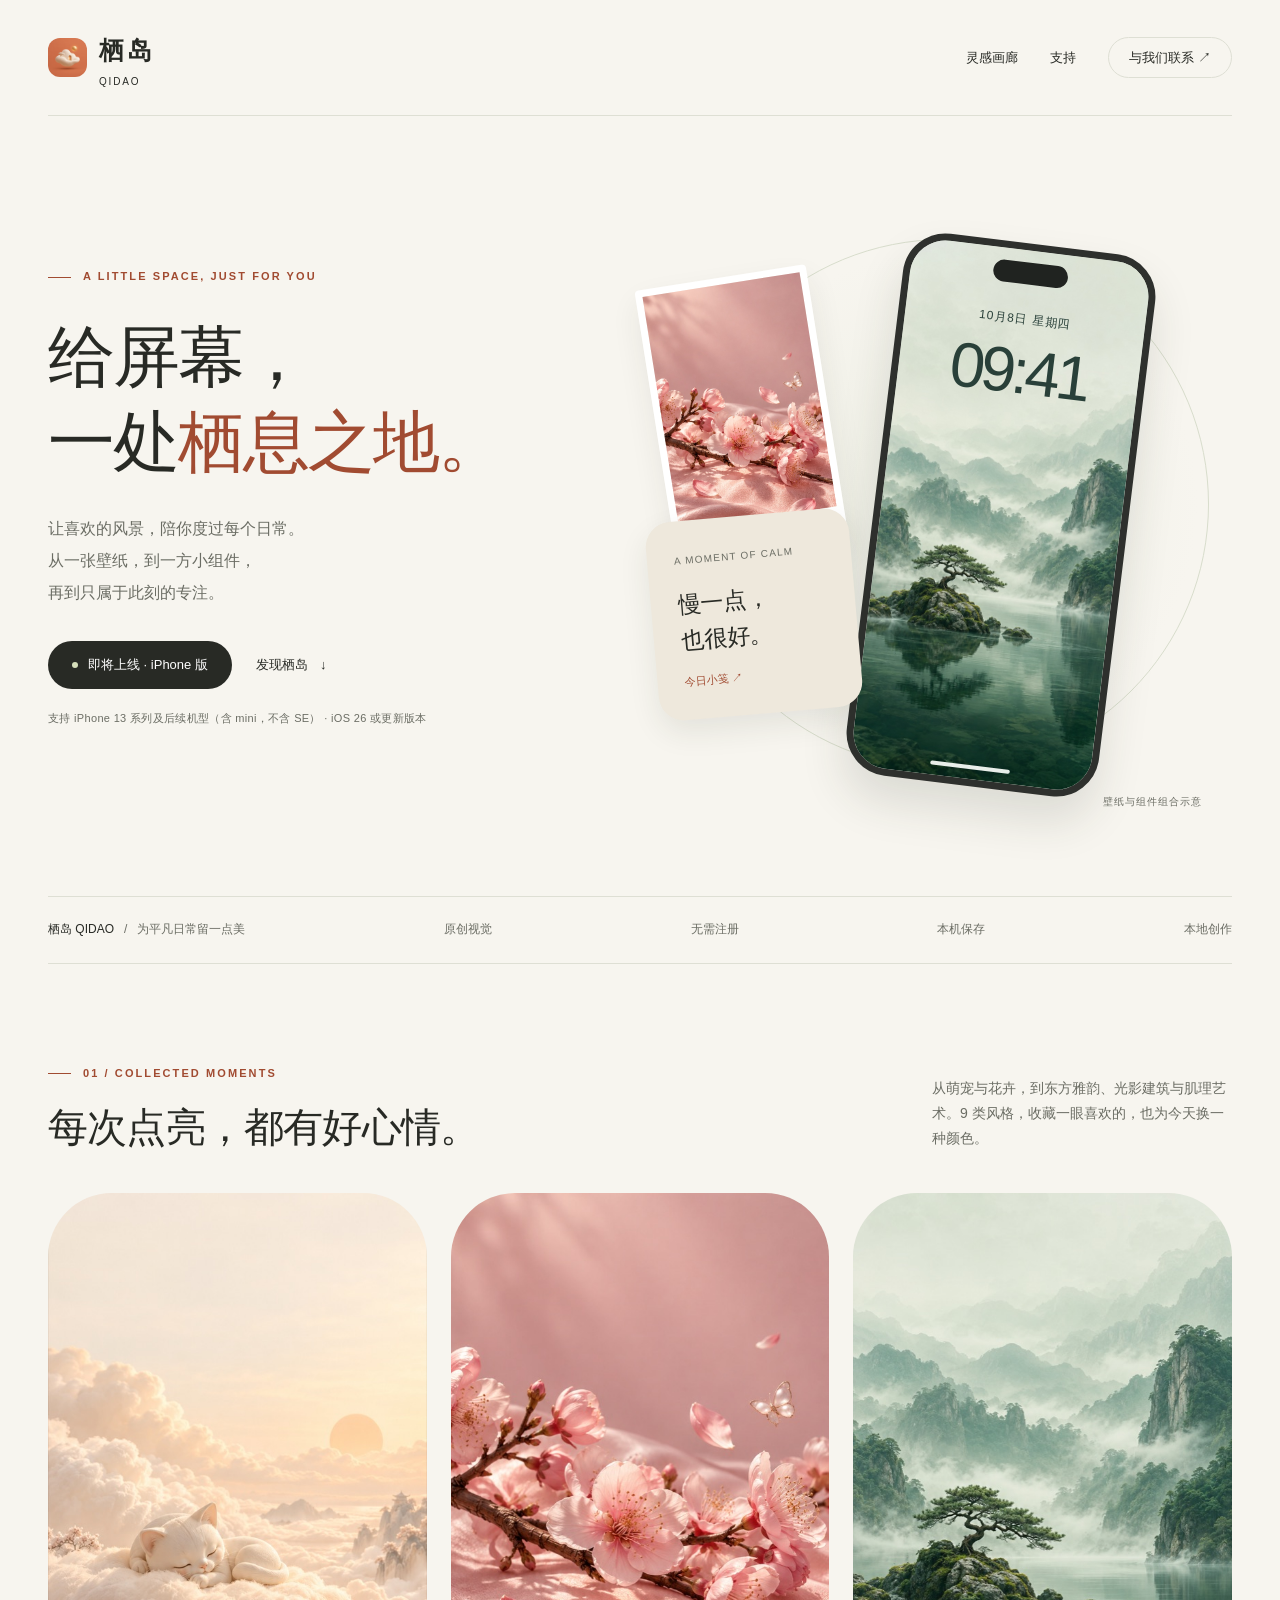
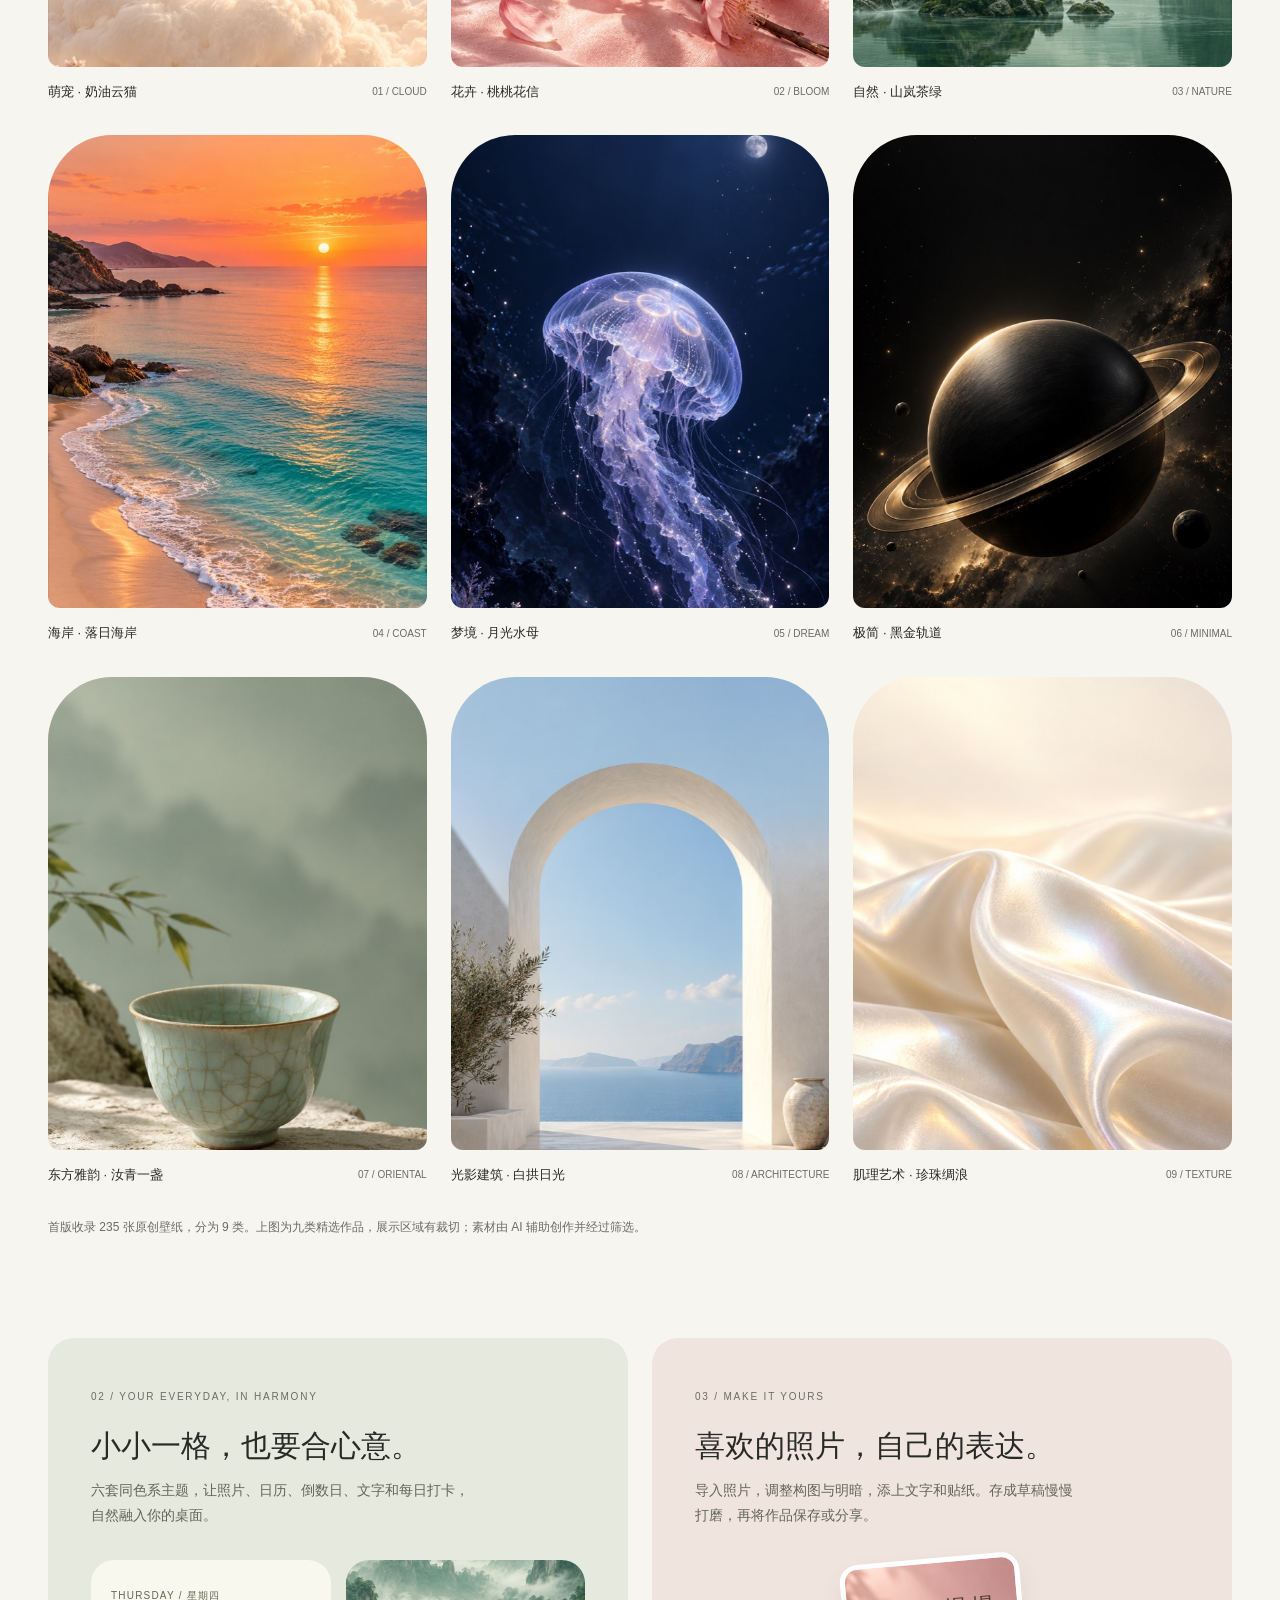
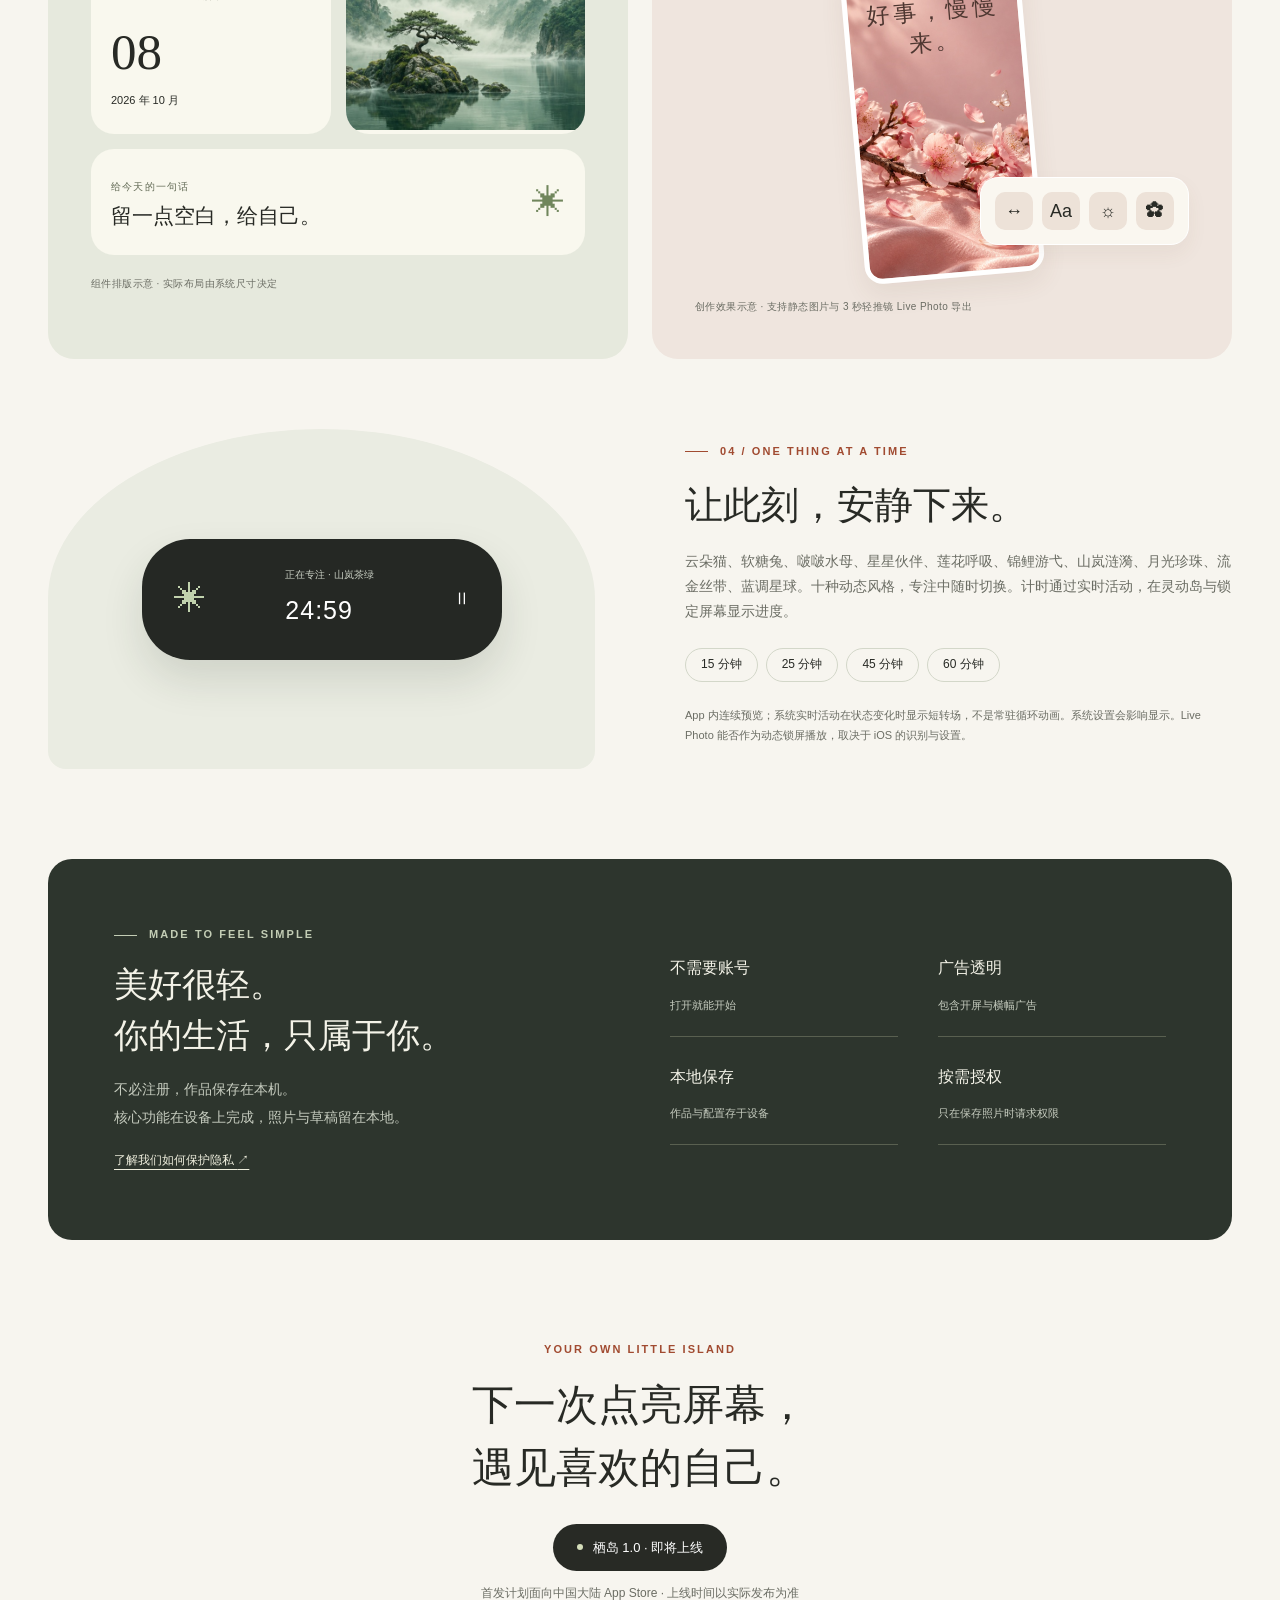
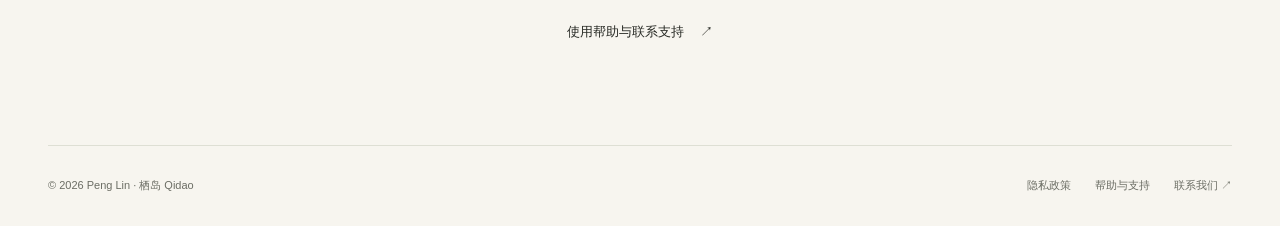
<file: index.html>
<!doctype html>
<html lang="zh-CN">
<head>
  <meta charset="utf-8"><meta name="viewport" content="width=device-width,initial-scale=1">
  <title>栖岛 - 壁纸小组件与专注岛</title>
  <meta name="description" content="给屏幕一处安静的风景。栖岛收录 235 张原创壁纸、9 类风格，搭配六套小组件主题、照片创作与专注计时。无需注册，作品本地保存。">
  <meta name="theme-color" content="#f7f5ef"><link rel="canonical" href="https://jacky-linpeng.github.io/qidao/">
  <meta property="og:title" content="栖岛 · 给屏幕，一处栖息之地"><meta property="og:description" content="原创壁纸 · 同色小组件 · 轻盈专注。即将上线。"><meta property="og:type" content="website"><meta property="og:url" content="https://jacky-linpeng.github.io/qidao/">
  <link rel="icon" type="image/png" href="assets/icon.png"><link rel="apple-touch-icon" href="assets/icon.png"><link rel="stylesheet" href="styles.css">
</head>
<body>
<a class="skip" href="#main">跳转到正文</a>
<div class="wrap">
  <header class="header"><a class="brand" href="index.html" aria-label="栖岛首页"><img class="brand-mark" src="assets/icon.png" alt="" width="192" height="192"><span><span class="brand-name">栖岛</span><span class="brand-en" lang="en">QIDAO</span></span></a><nav class="nav" aria-label="主导航"><a href="#collection">灵感画廊</a><a href="support.html">支持</a><a class="nav-contact" href="mailto:linpeng.dev@gmail.com">与我们联系 ↗</a></nav></header>
  <main id="main">
    <section class="hero" aria-labelledby="hero-title">
      <div class="hero-copy"><div class="eyebrow" lang="en">A little space, just for you</div><h1 id="hero-title">给屏幕，<br>一处<em>栖息之地。</em></h1><p>让喜欢的风景，陪你度过每个日常。<br>从一张壁纸，到一方小组件，<br>再到只属于此刻的专注。</p><div class="hero-actions"><span class="status">即将上线 · iPhone 版</span><a class="text-link" href="#collection">发现栖岛<span aria-hidden="true">↓</span></a></div><p class="device-note">支持 iPhone 13 系列及后续机型（含 mini，不含 SE） · iOS 26 或更新版本</p></div>
      <div class="hero-stage" role="img" aria-label="栖岛视觉示意：山岚壁纸、桃花照片与文字小组件。非实际系统截图。"><div class="stage-orbit" aria-hidden="true"></div><div class="phone"><img src="assets/tea.jpg" alt="" width="551" height="1200" fetchpriority="high"><div class="phone-island"></div><div class="phone-clock"><small>10月8日 星期四</small>09:41</div><div class="phone-bottom"></div></div><div class="floating-photo"><img src="assets/peach.jpg" alt="" width="555" height="1200"><span class="photo-caption">把日子，过成喜欢的模样</span></div><div class="quote-widget"><span lang="en">A MOMENT OF CALM</span><p>慢一点，<br>也很好。</p><small>今日小笺 ↗</small></div><span class="stage-caption">壁纸与组件组合示意</span></div>
    </section>
    <div class="intro-line"><span><strong>栖岛 QIDAO</strong> &nbsp; / &nbsp; 为平凡日常留一点美</span><span>原创视觉</span><span>无需注册</span><span>本机保存</span><span>本地创作</span></div>
    <section class="section" id="collection" aria-labelledby="collection-title"><div class="section-head"><div><div class="eyebrow" lang="en">01 / Collected moments</div><h2 id="collection-title">每次点亮，都有好心情。</h2></div><p>从萌宠与花卉，到东方雅韵、光影建筑与肌理艺术。9 类风格，收藏一眼喜欢的，也为今天换一种颜色。</p></div><div class="gallery gallery-expanded">
      <figure class="wallpaper"><img src="assets/cloud.jpg" alt="奶油色云朵中的猫咪原创壁纸" width="553" height="1200" loading="lazy"><figcaption>萌宠 · 奶油云猫<span lang="en">01 / CLOUD</span></figcaption></figure>
      <figure class="wallpaper"><img src="assets/peach.jpg" alt="粉色桃花与柔和光影原创壁纸" width="555" height="1200" loading="lazy"><figcaption>花卉 · 桃桃花信<span lang="en">02 / BLOOM</span></figcaption></figure>
      <figure class="wallpaper"><img src="assets/tea.jpg" alt="青绿色群山与平静湖水原创壁纸" width="551" height="1200" loading="lazy"><figcaption>自然 · 山岚茶绿<span lang="en">03 / NATURE</span></figcaption></figure>
      <figure class="wallpaper"><img src="assets/coast.jpg" alt="橙色落日下的海岸原创壁纸" width="554" height="1200" loading="lazy"><figcaption>海岸 · 落日海岸<span lang="en">04 / COAST</span></figcaption></figure>
      <figure class="wallpaper"><img src="assets/moon.jpg" alt="梦幻月光水母原创壁纸" width="555" height="1200" loading="lazy"><figcaption>梦境 · 月光水母<span lang="en">05 / DREAM</span></figcaption></figure>
      <figure class="wallpaper"><img src="assets/orbit.jpg" alt="黑色背景与金色轨道原创壁纸" width="555" height="1200" loading="lazy"><figcaption>极简 · 黑金轨道<span lang="en">06 / MINIMAL</span></figcaption></figure>
      <figure class="wallpaper"><img src="assets/oriental.jpg" alt="竹影与青瓷茶盏的东方雅韵原创壁纸" width="553" height="1200" loading="lazy"><figcaption>东方雅韵 · 汝青一盏<span lang="en">07 / ORIENTAL</span></figcaption></figure>
      <figure class="wallpaper"><img src="assets/architecture.jpg" alt="白色拱门框住蓝天与海面的光影建筑原创壁纸" width="553" height="1200" loading="lazy"><figcaption>光影建筑 · 白拱日光<span lang="en">08 / ARCHITECTURE</span></figcaption></figure>
      <figure class="wallpaper"><img src="assets/textures.jpg" alt="温暖珠光缎面褶皱的肌理艺术原创壁纸" width="553" height="1200" loading="lazy"><figcaption>肌理艺术 · 珍珠绸浪<span lang="en">09 / TEXTURE</span></figcaption></figure>
    </div><p class="gallery-note">首版收录 235 张原创壁纸，分为 9 类。上图为九类精选作品，展示区域有裁切；素材由 AI 辅助创作并经过筛选。</p></section>
    <section class="feature-grid" aria-label="小组件与创作功能">
      <article class="feature"><span class="feature-label" lang="en">02 / YOUR EVERYDAY, IN HARMONY</span><h3>小小一格，也要合心意。</h3><p>六套同色系主题，让照片、日历、倒数日、文字和每日打卡，自然融入你的桌面。</p><div class="widgets" aria-hidden="true"><div class="widget calendar"><small>THURSDAY / 星期四</small><strong>08</strong><span>2026 年 10 月</span></div><div class="widget widget-photo"><img src="assets/tea.jpg" alt="" width="551" height="1200" loading="lazy"></div><div class="widget wide-widget"><div><small>给今天的一句话</small><p>留一点空白，给自己。</p></div><span>✳</span></div></div><small class="feature-footnote">组件排版示意 · 实际布局由系统尺寸决定</small></article>
      <article class="feature feature-edit"><span class="feature-label" lang="en">03 / MAKE IT YOURS</span><h3>喜欢的照片，自己的表达。</h3><p>导入照片，调整构图与明暗，添上文字和贴纸。存成草稿慢慢打磨，再将作品保存或分享。</p><div class="editor-preview" aria-hidden="true"><div class="edit-photo"><img src="assets/peach.jpg" alt="" width="555" height="1200" loading="lazy"><div class="edit-words">好事，慢慢来。</div></div><div class="edit-tools"><span>↔</span><span>Aa</span><span>☼</span><span>✿</span></div></div><small class="feature-footnote">创作效果示意 · 支持静态图片与 3 秒轻推镜 Live Photo 导出</small></article>
    </section>
    <section class="focus-section" aria-labelledby="focus-title"><div class="focus-art" role="img" aria-label="专注实时活动示意，倒计时 24 分 59 秒"><div class="island-demo"><span class="focus-leaf" aria-hidden="true">✳</span><div><small>正在专注 · 山岚茶绿</small><strong>24:59</strong></div><span aria-hidden="true">Ⅱ</span></div></div><div class="focus-copy"><div class="eyebrow" lang="en">04 / One thing at a time</div><h2 id="focus-title">让此刻，安静下来。</h2><p>云朵猫、软糖兔、啵啵水母、星星伙伴、莲花呼吸、锦鲤游弋、山岚涟漪、月光珍珠、流金丝带、蓝调星球。十种动态风格，专注中随时切换。计时通过实时活动，在灵动岛与锁定屏幕显示进度。</p><div class="focus-durations" aria-label="可选专注时长"><span>15 分钟</span><span>25 分钟</span><span>45 分钟</span><span>60 分钟</span></div><p class="fine">App 内连续预览；系统实时活动在状态变化时显示短转场，不是常驻循环动画。系统设置会影响显示。Live Photo 能否作为动态锁屏播放，取决于 iOS 的识别与设置。</p></div></section>
    <section class="quiet" aria-labelledby="privacy-title"><div><div class="eyebrow" lang="en">Made to feel simple</div><h2 id="privacy-title">美好很轻。<br>你的生活，只属于你。</h2><p>不必注册，作品保存在本机。<br>核心功能在设备上完成，照片与草稿留在本地。</p><a href="privacy.html">了解我们如何保护隐私 <span aria-hidden="true">↗</span></a></div><div class="quiet-list"><div class="quiet-item"><strong>不需要账号</strong><span>打开就能开始</span></div><div class="quiet-item"><strong>广告透明</strong><span>包含开屏与横幅广告</span></div><div class="quiet-item"><strong>本地保存</strong><span>作品与配置存于设备</span></div><div class="quiet-item"><strong>按需授权</strong><span>只在保存照片时请求权限</span></div></div></section>
    <section class="closing" aria-labelledby="closing-title"><div class="eyebrow" lang="en">Your own little island</div><h2 id="closing-title">下一次点亮屏幕，<br>遇见喜欢的自己。</h2><span class="status">栖岛 1.0 · 即将上线</span><p>首发计划面向中国大陆 App Store · 上线时间以实际发布为准</p><a class="text-link" href="support.html">使用帮助与联系支持 <span aria-hidden="true">↗</span></a></section>
  </main>
  <footer class="footer"><span>© 2026 Peng Lin · 栖岛 Qidao</span><div class="footer-links"><a href="privacy.html">隐私政策</a><a href="support.html">帮助与支持</a><a href="mailto:linpeng.dev@gmail.com">联系我们 ↗</a></div></footer>
</div>
</body></html>
</file>
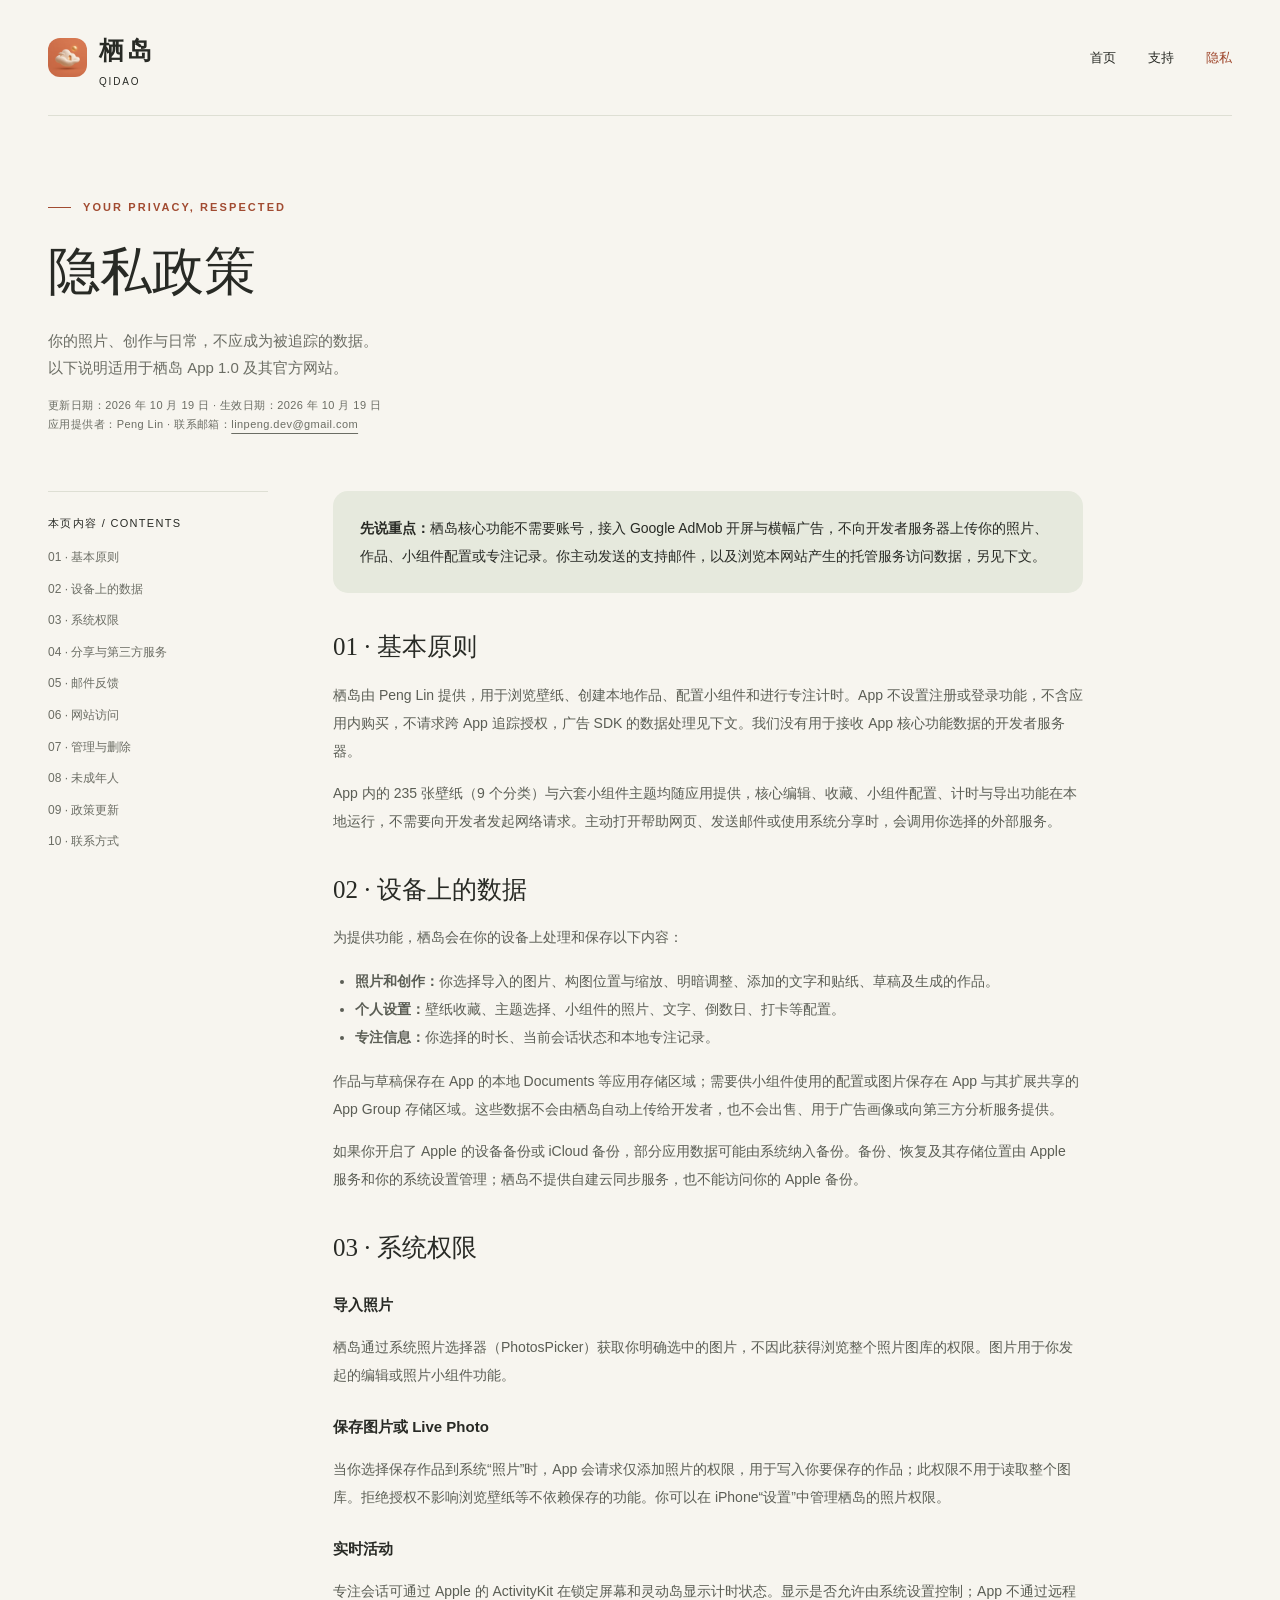
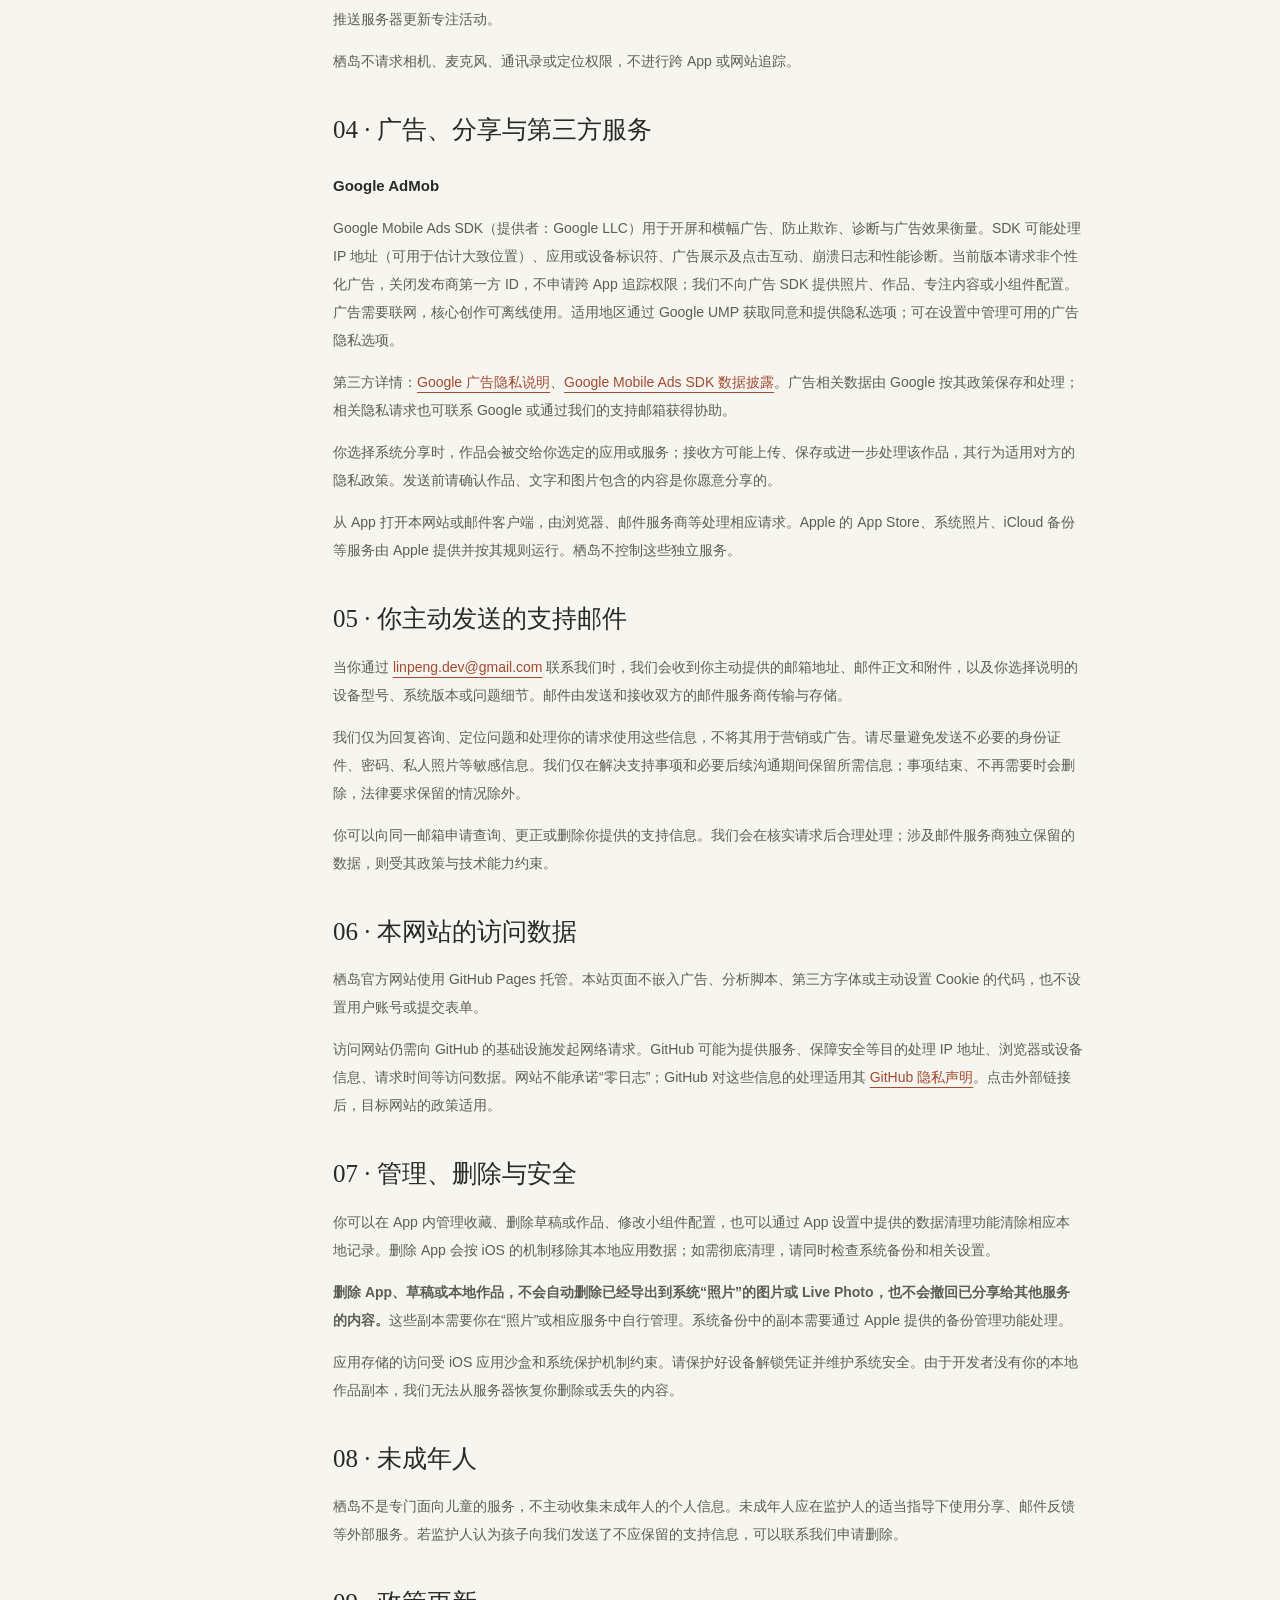
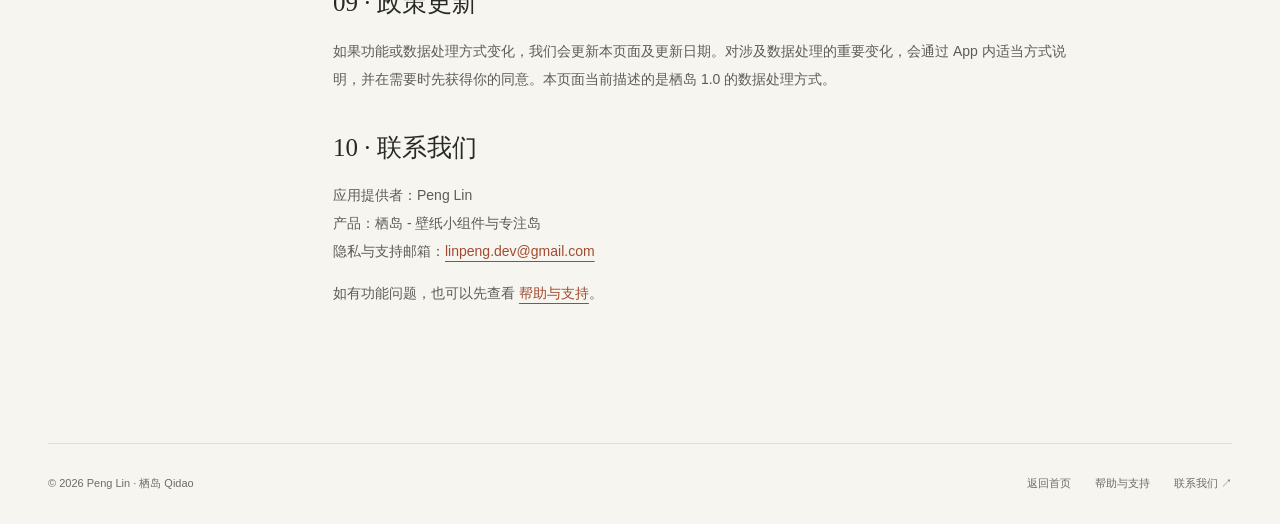
<file: privacy.html>
<!doctype html>
<html lang="zh-CN"><head><meta charset="utf-8"><meta name="viewport" content="width=device-width,initial-scale=1"><title>隐私政策 · 栖岛</title><meta name="description" content="了解栖岛如何处理本地照片、草稿、小组件与专注数据，以及照片权限、邮件反馈和网站访问数据。"><meta name="theme-color" content="#f7f5ef"><link rel="canonical" href="https://jacky-linpeng.github.io/qidao/privacy.html"><link rel="icon" type="image/png" href="assets/icon.png"><link rel="apple-touch-icon" href="assets/icon.png"><link rel="stylesheet" href="styles.css"></head>
<body><a class="skip" href="#main">跳转到正文</a><div class="wrap">
<header class="header"><a class="brand" href="index.html" aria-label="栖岛首页"><img class="brand-mark" src="assets/icon.png" alt="" width="192" height="192"><span><span class="brand-name">栖岛</span><span class="brand-en" lang="en">QIDAO</span></span></a><nav class="nav" aria-label="主导航"><a href="index.html">首页</a><a href="support.html">支持</a><a href="privacy.html" aria-current="page">隐私</a></nav></header>
<main id="main"><div class="legal-head"><div class="eyebrow" lang="en">Your privacy, respected</div><h1>隐私政策</h1><p>你的照片、创作与日常，不应成为被追踪的数据。<br>以下说明适用于栖岛 App 1.0 及其官方网站。</p><p class="legal-meta">更新日期：2026 年 10 月 19 日 · 生效日期：2026 年 10 月 19 日<br>应用提供者：Peng Lin · 联系邮箱：<a href="mailto:linpeng.dev@gmail.com">linpeng.dev@gmail.com</a></p></div>
<div class="legal-layout"><nav class="toc" aria-label="隐私政策目录"><strong>本页内容 / CONTENTS</strong><a href="#overview">01 · 基本原则</a><a href="#local">02 · 设备上的数据</a><a href="#permissions">03 · 系统权限</a><a href="#external">04 · 分享与第三方服务</a><a href="#support">05 · 邮件反馈</a><a href="#website">06 · 网站访问</a><a href="#control">07 · 管理与删除</a><a href="#children">08 · 未成年人</a><a href="#changes">09 · 政策更新</a><a href="#contact">10 · 联系方式</a></nav>
<article class="prose"><div class="notice"><p><strong>先说重点：</strong>栖岛核心功能不需要账号，接入 Google AdMob 开屏与横幅广告，不向开发者服务器上传你的照片、作品、小组件配置或专注记录。你主动发送的支持邮件，以及浏览本网站产生的托管服务访问数据，另见下文。</p></div>
<section id="overview"><h2>01 · 基本原则</h2><p>栖岛由 Peng Lin 提供，用于浏览壁纸、创建本地作品、配置小组件和进行专注计时。App 不设置注册或登录功能，不含应用内购买，不请求跨 App 追踪授权，广告 SDK 的数据处理见下文。我们没有用于接收 App 核心功能数据的开发者服务器。</p><p>App 内的 235 张壁纸（9 个分类）与六套小组件主题均随应用提供，核心编辑、收藏、小组件配置、计时与导出功能在本地运行，不需要向开发者发起网络请求。主动打开帮助网页、发送邮件或使用系统分享时，会调用你选择的外部服务。</p></section>
<section id="local"><h2>02 · 设备上的数据</h2><p>为提供功能，栖岛会在你的设备上处理和保存以下内容：</p><ul><li><strong>照片和创作：</strong>你选择导入的图片、构图位置与缩放、明暗调整、添加的文字和贴纸、草稿及生成的作品。</li><li><strong>个人设置：</strong>壁纸收藏、主题选择、小组件的照片、文字、倒数日、打卡等配置。</li><li><strong>专注信息：</strong>你选择的时长、当前会话状态和本地专注记录。</li></ul><p>作品与草稿保存在 App 的本地 Documents 等应用存储区域；需要供小组件使用的配置或图片保存在 App 与其扩展共享的 App Group 存储区域。这些数据不会由栖岛自动上传给开发者，也不会出售、用于广告画像或向第三方分析服务提供。</p><p>如果你开启了 Apple 的设备备份或 iCloud 备份，部分应用数据可能由系统纳入备份。备份、恢复及其存储位置由 Apple 服务和你的系统设置管理；栖岛不提供自建云同步服务，也不能访问你的 Apple 备份。</p></section>
<section id="permissions"><h2>03 · 系统权限</h2><h3>导入照片</h3><p>栖岛通过系统照片选择器（PhotosPicker）获取你明确选中的图片，不因此获得浏览整个照片图库的权限。图片用于你发起的编辑或照片小组件功能。</p><h3>保存图片或 Live Photo</h3><p>当你选择保存作品到系统“照片”时，App 会请求仅添加照片的权限，用于写入你要保存的作品；此权限不用于读取整个图库。拒绝授权不影响浏览壁纸等不依赖保存的功能。你可以在 iPhone“设置”中管理栖岛的照片权限。</p><h3>实时活动</h3><p>专注会话可通过 Apple 的 ActivityKit 在锁定屏幕和灵动岛显示计时状态。显示是否允许由系统设置控制；App 不通过远程推送服务器更新专注活动。</p><p>栖岛不请求相机、麦克风、通讯录或定位权限，不进行跨 App 或网站追踪。</p></section>
<section id="external"><h2>04 · 广告、分享与第三方服务</h2><h3>Google AdMob</h3><p>Google Mobile Ads SDK（提供者：Google LLC）用于开屏和横幅广告、防止欺诈、诊断与广告效果衡量。SDK 可能处理 IP 地址（可用于估计大致位置）、应用或设备标识符、广告展示及点击互动、崩溃日志和性能诊断。当前版本请求非个性化广告，关闭发布商第一方 ID，不申请跨 App 追踪权限；我们不向广告 SDK 提供照片、作品、专注内容或小组件配置。广告需要联网，核心创作可离线使用。适用地区通过 Google UMP 获取同意和提供隐私选项；可在设置中管理可用的广告隐私选项。</p><p>第三方详情：<a href="https://policies.google.com/technologies/ads?hl=zh-CN">Google 广告隐私说明</a>、<a href="https://developers.google.com/admob/ios/privacy/data-disclosure">Google Mobile Ads SDK 数据披露</a>。广告相关数据由 Google 按其政策保存和处理；相关隐私请求也可联系 Google 或通过我们的支持邮箱获得协助。</p><p>你选择系统分享时，作品会被交给你选定的应用或服务；接收方可能上传、保存或进一步处理该作品，其行为适用对方的隐私政策。发送前请确认作品、文字和图片包含的内容是你愿意分享的。</p><p>从 App 打开本网站或邮件客户端，由浏览器、邮件服务商等处理相应请求。Apple 的 App Store、系统照片、iCloud 备份等服务由 Apple 提供并按其规则运行。栖岛不控制这些独立服务。</p></section>
<section id="support"><h2>05 · 你主动发送的支持邮件</h2><p>当你通过 <a href="mailto:linpeng.dev@gmail.com">linpeng.dev@gmail.com</a> 联系我们时，我们会收到你主动提供的邮箱地址、邮件正文和附件，以及你选择说明的设备型号、系统版本或问题细节。邮件由发送和接收双方的邮件服务商传输与存储。</p><p>我们仅为回复咨询、定位问题和处理你的请求使用这些信息，不将其用于营销或广告。请尽量避免发送不必要的身份证件、密码、私人照片等敏感信息。我们仅在解决支持事项和必要后续沟通期间保留所需信息；事项结束、不再需要时会删除，法律要求保留的情况除外。</p><p>你可以向同一邮箱申请查询、更正或删除你提供的支持信息。我们会在核实请求后合理处理；涉及邮件服务商独立保留的数据，则受其政策与技术能力约束。</p></section>
<section id="website"><h2>06 · 本网站的访问数据</h2><p>栖岛官方网站使用 GitHub Pages 托管。本站页面不嵌入广告、分析脚本、第三方字体或主动设置 Cookie 的代码，也不设置用户账号或提交表单。</p><p>访问网站仍需向 GitHub 的基础设施发起网络请求。GitHub 可能为提供服务、保障安全等目的处理 IP 地址、浏览器或设备信息、请求时间等访问数据。网站不能承诺“零日志”；GitHub 对这些信息的处理适用其 <a href="https://docs.github.com/en/site-policy/privacy-policies/github-general-privacy-statement">GitHub 隐私声明</a>。点击外部链接后，目标网站的政策适用。</p></section>
<section id="control"><h2>07 · 管理、删除与安全</h2><p>你可以在 App 内管理收藏、删除草稿或作品、修改小组件配置，也可以通过 App 设置中提供的数据清理功能清除相应本地记录。删除 App 会按 iOS 的机制移除其本地应用数据；如需彻底清理，请同时检查系统备份和相关设置。</p><p><strong>删除 App、草稿或本地作品，不会自动删除已经导出到系统“照片”的图片或 Live Photo，也不会撤回已分享给其他服务的内容。</strong>这些副本需要你在“照片”或相应服务中自行管理。系统备份中的副本需要通过 Apple 提供的备份管理功能处理。</p><p>应用存储的访问受 iOS 应用沙盒和系统保护机制约束。请保护好设备解锁凭证并维护系统安全。由于开发者没有你的本地作品副本，我们无法从服务器恢复你删除或丢失的内容。</p></section>
<section id="children"><h2>08 · 未成年人</h2><p>栖岛不是专门面向儿童的服务，不主动收集未成年人的个人信息。未成年人应在监护人的适当指导下使用分享、邮件反馈等外部服务。若监护人认为孩子向我们发送了不应保留的支持信息，可以联系我们申请删除。</p></section>
<section id="changes"><h2>09 · 政策更新</h2><p>如果功能或数据处理方式变化，我们会更新本页面及更新日期。对涉及数据处理的重要变化，会通过 App 内适当方式说明，并在需要时先获得你的同意。本页面当前描述的是栖岛 1.0 的数据处理方式。</p></section>
<section id="contact"><h2>10 · 联系我们</h2><p>应用提供者：Peng Lin<br>产品：栖岛 - 壁纸小组件与专注岛<br>隐私与支持邮箱：<a href="mailto:linpeng.dev@gmail.com">linpeng.dev@gmail.com</a></p><p>如有功能问题，也可以先查看 <a href="support.html">帮助与支持</a>。</p></section>
</article></div></main><footer class="footer"><span>© 2026 Peng Lin · 栖岛 Qidao</span><div class="footer-links"><a href="index.html">返回首页</a><a href="support.html">帮助与支持</a><a href="mailto:linpeng.dev@gmail.com">联系我们 ↗</a></div></footer></div></body></html>
</file>
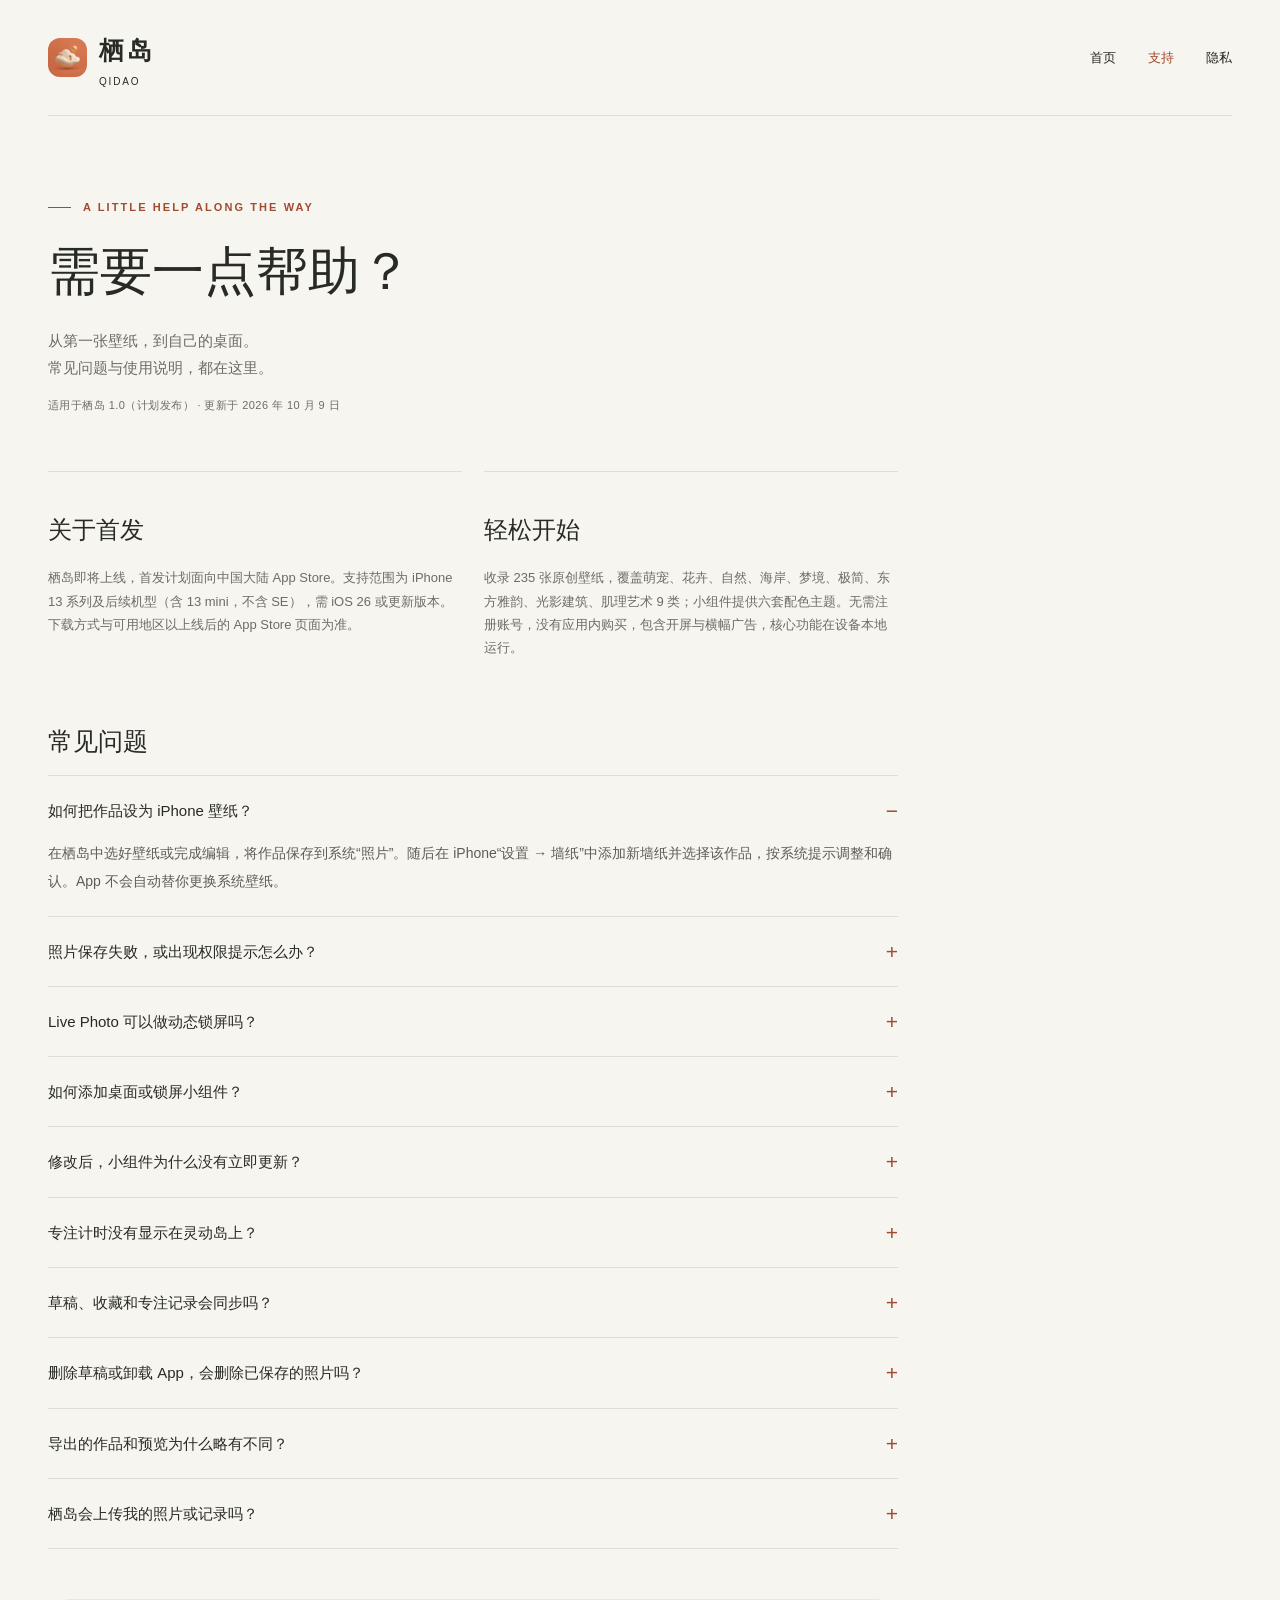
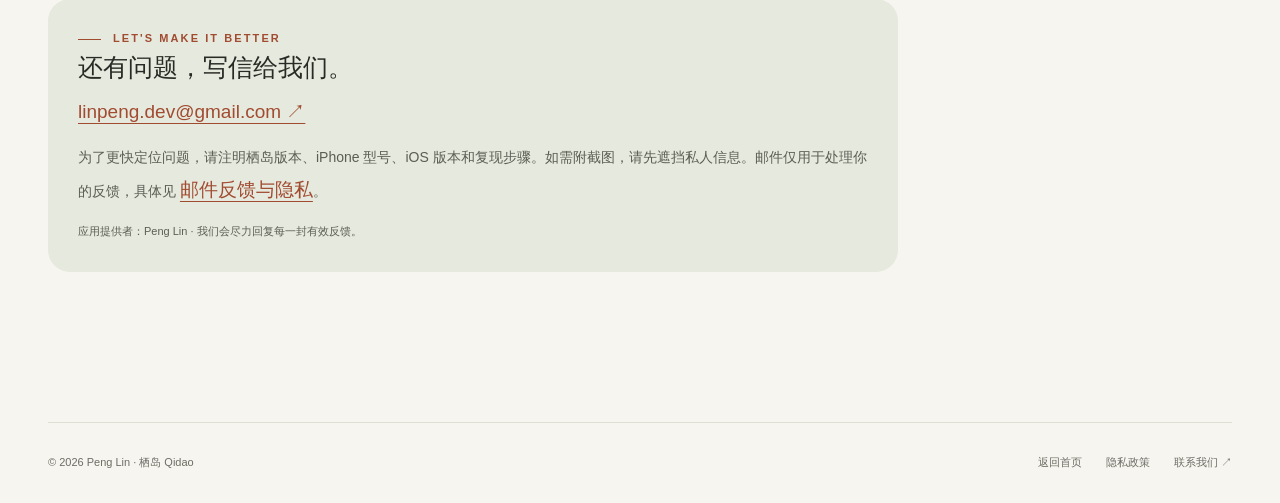
<file: support.html>
<!doctype html>
<html lang="zh-CN"><head><meta charset="utf-8"><meta name="viewport" content="width=device-width,initial-scale=1"><title>帮助与支持 · 栖岛</title><meta name="description" content="栖岛使用帮助：保存壁纸、添加小组件、导出 Live Photo、管理专注实时活动与本地草稿。联系 linpeng.dev@gmail.com。"><meta name="theme-color" content="#f7f5ef"><link rel="canonical" href="https://jacky-linpeng.github.io/qidao/support.html"><link rel="icon" type="image/png" href="assets/icon.png"><link rel="apple-touch-icon" href="assets/icon.png"><link rel="stylesheet" href="styles.css"></head><body><a class="skip" href="#main">跳转到正文</a><div class="wrap">
<header class="header"><a class="brand" href="index.html" aria-label="栖岛首页"><img class="brand-mark" src="assets/icon.png" alt="" width="192" height="192"><span><span class="brand-name">栖岛</span><span class="brand-en" lang="en">QIDAO</span></span></a><nav class="nav" aria-label="主导航"><a href="index.html">首页</a><a href="support.html" aria-current="page">支持</a><a href="privacy.html">隐私</a></nav></header>
<main id="main" class="support-main"><div class="legal-head"><div class="eyebrow" lang="en">A little help along the way</div><h1>需要一点帮助？</h1><p>从第一张壁纸，到自己的桌面。<br>常见问题与使用说明，都在这里。</p><p class="legal-meta">适用于栖岛 1.0（计划发布） · 更新于 2026 年 10 月 9 日</p></div>
<div class="support-grid"><section class="support-tile"><h2>关于首发</h2><p>栖岛即将上线，首发计划面向中国大陆 App Store。支持范围为 iPhone 13 系列及后续机型（含 13 mini，不含 SE），需 iOS 26 或更新版本。下载方式与可用地区以上线后的 App Store 页面为准。</p></section><section class="support-tile"><h2>轻松开始</h2><p>收录 235 张原创壁纸，覆盖萌宠、花卉、自然、海岸、梦境、极简、东方雅韵、光影建筑、肌理艺术 9 类；小组件提供六套配色主题。无需注册账号，没有应用内购买，包含开屏与横幅广告，核心功能在设备本地运行。</p></section></div>
<section class="prose" aria-labelledby="faq-title"><h2 id="faq-title">常见问题</h2>
<details class="faq" open><summary>如何把作品设为 iPhone 壁纸？</summary><p>在栖岛中选好壁纸或完成编辑，将作品保存到系统“照片”。随后在 iPhone“设置 → 墙纸”中添加新墙纸并选择该作品，按系统提示调整和确认。App 不会自动替你更换系统壁纸。</p></details>
<details class="faq"><summary>照片保存失败，或出现权限提示怎么办？</summary><p>保存到系统“照片”需要仅添加照片的权限。请在 iPhone“设置”中找到栖岛并检查照片权限，同时确认设备有足够可用空间。如果之前拒绝授权，修改权限后回到 App 重试。</p><p>导入使用系统照片选择器，只读取你选择的图片。保存权限被拒绝时，仍可以继续浏览壁纸与编辑草稿。</p></details>
<details class="faq"><summary>Live Photo 可以做动态锁屏吗？</summary><p>栖岛可将作品导出为约 3 秒、带轻微推镜效果的 Live Photo。请先保存到系统“照片”，确认照片中存在动态内容，再尝试通过系统墙纸设置使用。</p><p>iOS 会自行判断 Live Photo 是否支持锁屏动态播放；系统版本、识别结果和设置都可能影响效果。生成成功不等于系统一定允许播放，且不代表锁屏常驻循环动画。若系统不提供动态选项，仍可使用静态图片。</p></details>
<details class="faq"><summary>如何添加桌面或锁屏小组件？</summary><p>先在栖岛中选择并保存小组件的主题与内容，再使用 iOS 的小组件添加入口搜索“栖岛”。在主屏幕长按空白处进入编辑后添加；锁屏则通过系统锁屏自定界面添加可用类型。</p><p>栖岛提供照片、日历、倒数日、文字和每日打卡五类组件。可用尺寸和展示形式因组件类型及系统位置而异；系统负责刷新时机，保存后可能需要稍等。</p></details>
<details class="faq"><summary>修改后，小组件为什么没有立即更新？</summary><p>先确认已在 App 中保存配置，再检查桌面上添加的组件类型是否与你修改的内容一致。iOS 会控制小组件刷新频率，因此更新不保证即时。可以尝试重新打开 App，或移除该组件后重新添加。</p></details>
<details class="faq"><summary>专注计时没有显示在灵动岛上？</summary><p>iPhone 13 系列、14/14 Plus、16e 等没有灵动岛的机型使用锁屏实时活动，仍可使用 App 内动效预览。请确认已经开始专注会话，并在系统设置中允许栖岛使用“实时活动”。系统可能因设置或当前其他活动决定展示方式；长按灵动岛可尝试查看展开状态，锁定屏幕也可能显示活动卡片。</p><p>栖岛使用实时活动展示专注状态和倒计时，不提供常驻宠物动画。可选择 15、25、45 或 60 分钟，并在 App 中暂停、继续或结束会话。</p></details>
<details class="faq"><summary>草稿、收藏和专注记录会同步吗？</summary><p>这些内容保存在当前设备，栖岛不提供账号或开发者云端同步。小组件需要的配置通过本机 App Group 与扩展共享。如果启用系统备份，Apple 可能将部分数据纳入备份，但这不等于栖岛提供跨设备实时同步。</p></details>
<details class="faq"><summary>删除草稿或卸载 App，会删除已保存的照片吗？</summary><p>不会。已经导出到系统“照片”的作品是独立副本，需要你在“照片”中自行删除。删除 App 会按 iOS 机制移除其本地数据；如需保留重要草稿，请在删除前将成品导出。开发者没有服务器副本，无法帮助恢复已丢失的本地作品。</p></details>
<details class="faq"><summary>导出的作品和预览为什么略有不同？</summary><p>编辑预览用于帮助你安排文字、贴纸和构图。系统时钟、灵动岛、桌面图标及锁屏控件由 iOS 显示，不会作为内容烘焙到导出的壁纸中。系统设置墙纸时还可能应用缩放、裁切或其他效果。</p></details>
<details class="faq"><summary>栖岛会上传我的照片或记录吗？</summary><p>栖岛核心功能不向开发者服务器上传照片、草稿或专注记录。使用系统分享、打开网页或主动发送邮件时，你选定的外部服务会处理相应内容。详细说明请查看 <a href="privacy.html">隐私政策</a>。</p></details>
</section>
<section class="contact-card prose" aria-labelledby="contact-title"><div class="eyebrow" lang="en">Let's make it better</div><h2 id="contact-title">还有问题，写信给我们。</h2><a href="mailto:linpeng.dev@gmail.com?subject=%E6%A0%96%E5%B2%9B%E4%BD%BF%E7%94%A8%E5%8F%8D%E9%A6%88">linpeng.dev@gmail.com ↗</a><p>为了更快定位问题，请注明栖岛版本、iPhone 型号、iOS 版本和复现步骤。如需附截图，请先遮挡私人信息。邮件仅用于处理你的反馈，具体见 <a href="privacy.html#support">邮件反馈与隐私</a>。</p><p class="fine">应用提供者：Peng Lin · 我们会尽力回复每一封有效反馈。</p></section>
</main><footer class="footer"><span>© 2026 Peng Lin · 栖岛 Qidao</span><div class="footer-links"><a href="index.html">返回首页</a><a href="privacy.html">隐私政策</a><a href="mailto:linpeng.dev@gmail.com">联系我们 ↗</a></div></footer></div></body></html>
</file>
<file: styles.css>
:root{--paper:#f7f5ef;--ink:#282a25;--muted:#6b6d64;--accent:#a14b31;--line:#dedfd4;--sage:#e6e9dd;--serif:ui-serif,"Songti SC","STSong",serif;--sans:-apple-system,BlinkMacSystemFont,"PingFang SC","Hiragino Sans GB","Microsoft YaHei",sans-serif}*{box-sizing:border-box}html{scroll-behavior:smooth;scroll-padding-top:2rem}body{margin:0;background:var(--paper);color:var(--ink);font:16px/1.8 var(--sans);-webkit-font-smoothing:antialiased}a{color:inherit;text-underline-offset:5px}a:hover{color:var(--accent)}a:focus-visible,summary:focus-visible{outline:3px solid var(--accent);outline-offset:6px;border-radius:3px}img{display:block;width:100%;height:auto}button,a,summary{-webkit-tap-highlight-color:transparent}.wrap{width:min(1240px,calc(100% - 96px));margin-inline:auto}.skip{position:absolute;top:-80px;left:20px;padding:8px 20px;background:var(--ink);color:white;z-index:10}.skip:focus{top:10px}.header{display:flex;align-items:center;justify-content:space-between;padding:28px 0;border-bottom:1px solid var(--line)}.brand{text-decoration:none;display:flex;align-items:center;gap:12px}.brand-mark{width:39px;height:39px;background:var(--ink);color:var(--paper);border-radius:12px;display:grid;place-items:center;font:25px var(--serif)}.brand-name{font-size:25px;letter-spacing:.1em;font-weight:600}.brand-en{display:block;font-size:10px;letter-spacing:.18em;line-height:1;margin-top:4px}.nav{display:flex;gap:32px;align-items:center;font-size:13px}.nav a{text-decoration:none}.nav a[aria-current=page]{color:var(--accent)}.nav .nav-contact{border:1px solid var(--line);border-radius:100px;padding:8px 20px}.eyebrow{font-size:11px;font-weight:600;letter-spacing:.19em;text-transform:uppercase;color:var(--accent);display:flex;align-items:center;gap:12px}.eyebrow:before{content:"";width:23px;height:1px;background:currentColor}.hero{display:grid;grid-template-columns:1fr 1fr;gap:30px;align-items:center;min-height:780px;padding-block:65px 70px}.hero h1{font:clamp(52px,5.2vw,74px)/1.28 var(--serif);letter-spacing:-.03em;margin:28px 0}.hero h1 em{font-style:normal;color:var(--accent)}.hero-copy>p{max-width:380px;font-size:16px;color:var(--muted);line-height:2}.hero-actions{display:flex;align-items:center;gap:24px;margin-top:32px;flex-wrap:wrap}.status{display:inline-flex;gap:10px;align-items:center;background:var(--ink);color:white;border-radius:100px;padding:12px 24px;font-size:13px}.status:before{content:"";width:6px;height:6px;border-radius:50%;background:#d5deba}.text-link{font-size:13px;text-decoration:none}.text-link span{margin-left:12px}.device-note{font-size:11px!important;margin-top:18px;letter-spacing:.03em}.hero-stage{position:relative;min-height:615px;display:flex;align-items:center;justify-content:center}.stage-orbit{position:absolute;width:530px;max-width:100%;height:530px;max-height:90%;border:1px solid #d8ddcc;border-radius:50%;background:radial-gradient(circle at center,#e6eadb88,transparent 68%)}.phone{position:relative;width:254px;height:546px;border:7px solid #2e302d;border-radius:43px;overflow:hidden;box-shadow:0 25px 45px #30362522;background:#d4dcd0;transform:rotate(7deg);margin-left:115px;margin-top:22px}.phone img{height:100%;object-fit:cover}.phone-island{position:absolute;top:12px;left:50%;transform:translateX(-50%);width:75px;height:22px;background:#202320;border-radius:30px}.phone-clock{position:absolute;top:62px;width:100%;text-align:center;color:#294039;font-size:63px;font-weight:500;letter-spacing:-4px;line-height:1.2}.phone-clock small{display:block;font-size:12px;letter-spacing:1px;margin-bottom:8px}.phone-bottom{position:absolute;bottom:10px;left:50%;transform:translateX(-50%);height:4px;width:80px;background:#e9eeea;border-radius:5px}.floating-photo{position:absolute;left:0;top:80px;width:173px;transform:rotate(-9deg);border:7px solid white;border-bottom-width:32px;box-shadow:0 14px 30px #2b352215;border-radius:4px}.floating-photo img{height:237px;object-fit:cover}.photo-caption{position:absolute;bottom:-26px;left:0;width:100%;font:10px var(--serif);text-align:center;color:var(--muted);letter-spacing:.1em}.quote-widget{position:absolute;left:-3px;bottom:97px;background:#eee8dc;box-shadow:0 12px 30px #2b352218;border-radius:25px;padding:24px 27px;width:204px;transform:rotate(-5deg)}.quote-widget span{font-size:10px;color:var(--muted);letter-spacing:.12em}.quote-widget p{font:23px/1.6 var(--serif);margin:13px 0 7px}.quote-widget small{color:var(--accent);font-size:11px}.stage-caption{position:absolute;bottom:0;right:30px;color:var(--muted);font-size:10px;letter-spacing:.1em}.intro-line{border-top:1px solid var(--line);border-bottom:1px solid var(--line);padding:22px 0;display:flex;justify-content:space-between;align-items:center;font-size:12px;color:var(--muted);gap:20px}.intro-line strong{font-weight:500;color:var(--ink)}.section{padding:100px 0}.section-head{display:flex;justify-content:space-between;gap:40px;align-items:end;margin-bottom:36px}.section h2{font:40px/1.45 var(--serif);letter-spacing:-.02em;margin:16px 0 0}.section-head>p{font-size:14px;max-width:300px;color:var(--muted);margin:0 0 6px}.gallery{display:grid;grid-template-columns:repeat(6,minmax(0,1fr));gap:18px}.wallpaper{margin:0}.wallpaper:nth-child(even){padding-top:34px}.wallpaper img{aspect-ratio:9/17;object-fit:cover;border-radius:70px 70px 12px 12px}.wallpaper figcaption{display:flex;justify-content:space-between;align-items:center;gap:5px;margin-top:13px;font-size:12px}.wallpaper figcaption span{color:var(--muted);font:10px var(--sans)}.gallery-note{color:var(--muted);font-size:12px;margin:30px 0 0}.feature-grid{display:grid;grid-template-columns:1fr 1fr;gap:24px}.feature{border-radius:26px;background:var(--sage);padding:43px;overflow:hidden;min-height:570px;position:relative}.feature-edit{background:#efe5de}.feature-label{font-size:10px;color:var(--muted);letter-spacing:.18em}.feature h3{font:30px/1.5 var(--serif);margin:13px 0 10px}.feature>p{font-size:14px;color:#64655b;max-width:390px;margin:0}.widgets{display:grid;grid-template-columns:1fr 1fr;gap:15px;margin-top:32px;align-items:stretch}.widget{border-radius:23px;min-height:158px;background:#f9f8ee;padding:20px}.widget small{font-size:10px;letter-spacing:.12em;color:#616954}.calendar strong{display:block;font:51px/1.3 var(--serif);margin-top:10px}.calendar span{font-size:11px}.widget-photo{padding:0;overflow:hidden}.widget-photo img{height:100%;max-height:170px;object-fit:cover;object-position:50% 70%}.wide-widget{grid-column:1/-1;min-height:106px;display:flex;justify-content:space-between;align-items:center}.wide-widget p{font:21px/1.6 var(--serif);margin:0}.wide-widget>span{font-size:33px;color:#70865c}.editor-preview{display:flex;justify-content:center;position:relative;margin-top:30px;min-height:320px}.edit-photo{width:180px;border:5px solid #fff;border-radius:18px;overflow:hidden;transform:rotate(-5deg);position:relative;box-shadow:0 12px 25px #6c493215}.edit-photo img{height:310px;object-fit:cover}.edit-words{position:absolute;top:32px;left:0;text-align:center;width:100%;font:23px var(--serif);color:#4e3731;letter-spacing:.15em}.edit-tools{position:absolute;right:0;bottom:33px;display:flex;gap:9px;padding:14px;background:#faf7f0;border:1px solid #fff;border-radius:18px;box-shadow:0 9px 20px #6c493210}.edit-tools span{display:grid;place-items:center;width:38px;height:38px;background:#ede2d8;border-radius:10px;font-size:18px}.feature-footnote{font-size:10px;color:var(--muted);display:block;margin-top:20px;letter-spacing:.04em}.focus-section{display:grid;grid-template-columns:1fr 1fr;gap:90px;align-items:center;padding:70px 0 90px}.focus-art{min-height:340px;background:#eaece2;border-radius:50% 50% 18px 18px;display:grid;place-items:center;padding:40px}.island-demo{width:min(100%,360px);background:#252824;color:white;border-radius:48px;padding:27px 32px;display:flex;align-items:center;justify-content:space-between;box-shadow:0 20px 40px #28332322}.focus-leaf{color:#c1d2ad;font-size:32px}.island-demo small{font-size:10px;color:#cbd1c5;display:block;margin-bottom:4px}.island-demo strong{font-size:25px;font-weight:400;letter-spacing:1px;font-variant-numeric:tabular-nums}.focus-copy h2{font:38px/1.45 var(--serif);margin:16px 0}.focus-copy p{font-size:14px;color:var(--muted)}.focus-durations{display:flex;gap:8px;flex-wrap:wrap;margin:24px 0}.focus-durations span{border:1px solid #d3d7c9;border-radius:100px;padding:5px 15px;font-size:12px}.fine{font-size:11px!important;color:var(--muted)}.quiet{background:#2d352d;color:#f4f3e8;padding:66px;border-radius:24px;display:grid;grid-template-columns:1fr 1fr;gap:60px;align-items:center}.quiet h2{font:34px/1.5 var(--serif);margin:14px 0}.quiet .eyebrow{color:#c3cdb5}.quiet p{font-size:14px;color:#c6ccbf;line-height:2}.quiet a{color:#eeeedd;font-size:12px}.quiet-list{display:grid;grid-template-columns:1fr 1fr;gap:26px 40px}.quiet-item{padding-bottom:17px;border-bottom:1px solid #596050}.quiet-item strong{display:block;font-size:16px;font-weight:400;margin-bottom:7px}.quiet-item span{font-size:11px;color:#c6ccbf}.closing{text-align:center;padding:100px 24px}.closing .eyebrow{justify-content:center}.closing .eyebrow:before{display:none}.closing h2{font:42px/1.5 var(--serif);margin:14px 0 24px}.closing p{color:var(--muted);font-size:12px}.footer{border-top:1px solid var(--line);padding:30px 0;display:flex;justify-content:space-between;align-items:center;gap:22px;color:var(--muted);font-size:11px}.footer-links{display:flex;gap:24px}.footer a{text-decoration:none}.legal-head{max-width:820px;padding:82px 0 45px}.legal-head h1{font:52px/1.4 var(--serif);margin:18px 0}.legal-head>p{color:var(--muted);font-size:15px}.legal-meta{font-size:11px!important;letter-spacing:.04em}.legal-layout{display:grid;grid-template-columns:220px minmax(0,750px);gap:65px;padding-bottom:100px}.toc{border-top:1px solid var(--line);padding-top:22px;align-self:start;position:sticky;top:25px}.toc strong{display:block;font-size:11px;letter-spacing:.12em;font-weight:500;margin-bottom:13px}.toc a{display:block;font-size:12px;text-decoration:none;margin-bottom:10px;color:var(--muted)}.prose{min-width:0}.prose section{margin-bottom:36px}.prose h2{font:25px/1.5 var(--serif);margin:0 0 15px}.prose h3{font-size:15px;font-weight:600;margin-top:24px}.prose p,.prose li{font-size:14px;line-height:2;color:#5b5e55}.prose ul,.prose ol{padding-left:22px}.prose a{color:var(--accent);overflow-wrap:anywhere}.notice{padding:23px 27px;border-radius:15px;background:var(--sage);margin-bottom:35px}.notice p{margin:0;color:var(--ink)}.contact-card{background:var(--sage);border-radius:22px;padding:30px;margin:32px 0}.contact-card h2{margin-bottom:8px}.contact-card a{font-size:19px;overflow-wrap:anywhere}.contact-card p{margin-bottom:0}.faq{border-bottom:1px solid var(--line);padding:21px 0}.faq:first-of-type{border-top:1px solid var(--line)}.faq summary{cursor:pointer;font-size:15px;list-style:none;display:flex;justify-content:space-between;gap:20px}.faq summary::-webkit-details-marker{display:none}.faq summary:after{content:"+";color:var(--accent);font-size:21px;line-height:1.3}.faq[open] summary:after{content:"−"}.faq p:last-child{margin-bottom:0}.support-grid{display:grid;grid-template-columns:1fr 1fr;gap:22px;margin-bottom:50px}.support-tile{border-top:1px solid var(--line);padding-top:22px}.support-tile h2{font:24px var(--serif)}.support-tile p{font-size:13px;color:var(--muted)}.support-main{max-width:850px;padding-bottom:100px}.support-main .prose{margin-bottom:50px}
@media(min-width:1500px){.hero{min-height:820px}.hero-stage{min-height:660px}}@media(max-width:1050px){.wrap{width:calc(100% - 64px)}.hero{gap:0;min-height:700px}.hero h1{font-size:56px}.hero-stage{transform:scale(.87);transform-origin:center right;margin-left:-35px}.section{padding:80px 0}.gallery{gap:12px}.feature{padding:30px}.focus-section{gap:45px}.quiet{padding:45px;gap:40px}.legal-layout{grid-template-columns:180px 1fr;gap:35px}}@media(max-width:760px){.wrap{width:calc(100% - 40px)}.header{padding:20px 0}.brand-name{font-size:22px}.brand-mark{width:35px;height:35px;font-size:23px}.nav{gap:20px;font-size:12px}.nav .nav-contact{display:none}.hero{grid-template-columns:1fr;padding:55px 0 30px;min-height:0}.hero h1{font-size:54px;margin:22px 0}.hero-copy>p{font-size:14px;max-width:360px}.hero-stage{transform:none;margin:25px auto 0;width:440px;max-width:100%;min-height:580px}.phone{width:236px;height:514px;margin-left:85px}.floating-photo{width:150px;top:74px;left:8px}.floating-photo img{height:210px}.quote-widget{width:179px;padding:18px 22px;left:8px;bottom:74px}.quote-widget p{font-size:21px}.stage-caption{right:0;bottom:0}.intro-line{font-size:10px;gap:12px;flex-wrap:wrap;justify-content:center;padding:18px 0}.intro-line>span:first-child{width:100%;text-align:center}.section{padding:64px 0}.section-head{display:block;margin-bottom:26px}.section h2{font-size:33px}.section-head>p{margin-top:17px;max-width:100%;font-size:13px}.gallery{grid-template-columns:repeat(3,minmax(0,1fr));gap:24px 13px}.wallpaper:nth-child(even){padding-top:0}.wallpaper img{border-radius:45px 45px 9px 9px}.wallpaper figcaption{display:block;font-size:11px}.wallpaper figcaption span{display:block;margin-top:2px;font-size:9px}.gallery-note{font-size:11px}.feature-grid{grid-template-columns:1fr;gap:18px}.feature{padding:30px;min-height:0}.feature h3{font-size:28px}.widgets{margin-top:25px}.feature-edit .editor-preview{margin-top:30px}.edit-tools{right:10px}.focus-section{grid-template-columns:1fr;padding:10px 0 64px;gap:30px}.focus-art{min-height:260px;grid-row:2}.focus-copy h2{font-size:33px}.quiet{grid-template-columns:1fr;padding:35px 28px;gap:26px}.quiet h2{font-size:30px}.quiet-list{gap:20px}.quiet-item strong{font-size:14px}.closing{padding:70px 0}.closing h2{font-size:34px}.footer{flex-direction:column;align-items:start;gap:12px}.legal-head{padding:50px 0 30px}.legal-head h1{font-size:42px}.legal-layout{grid-template-columns:1fr;gap:28px;padding-bottom:50px}.toc{position:static;display:flex;flex-wrap:wrap;gap:8px 20px}.toc strong{width:100%;margin-bottom:4px}.toc a{margin:0}.prose h2{font-size:24px}.support-grid{grid-template-columns:1fr;gap:15px}.support-main{padding-bottom:50px}.contact-card{padding:24px}.notice{padding:22px}}@media(max-width:370px){.nav{gap:14px}.hero h1{font-size:48px}.hero-stage{min-height:530px}.phone{width:216px;height:465px;margin-left:65px}.floating-photo{width:127px;top:80px}.floating-photo img{height:180px}.quote-widget{width:157px;padding:15px;bottom:70px}.quote-widget p{font-size:20px}.feature{padding:24px}.widget{padding:15px}.widget-photo{padding:0}.wide-widget p{font-size:18px}.island-demo{padding:23px}.quiet{padding:30px 24px}}@media(prefers-reduced-motion:reduce){html{scroll-behavior:auto}*,*:before,*:after{animation:none!important;transition:none!important}}@media print{.header,.footer,.toc,.skip{display:none}.wrap{width:100%}.legal-layout{display:block}.legal-head{padding-top:0}body{background:white;color:black}.prose section{break-inside:avoid}}

/* Nine category previews retain the original image files; only the display frame crops. */
.gallery-expanded{grid-template-columns:repeat(3,minmax(0,1fr));gap:32px 24px}.gallery-expanded .wallpaper:nth-child(even){padding-top:0}.gallery-expanded .wallpaper img{aspect-ratio:4/5;object-fit:cover;border-radius:64px 64px 12px 12px}.gallery-expanded .wallpaper figcaption{font-size:13px}.gallery-expanded .wallpaper figcaption span{font-size:10px}@media(max-width:760px){.gallery-expanded{gap:24px 13px}.gallery-expanded .wallpaper img{border-radius:32px 32px 9px 9px}.gallery-expanded .wallpaper figcaption{font-size:11px}.gallery-expanded .wallpaper figcaption span{font-size:9px}}
</file>
